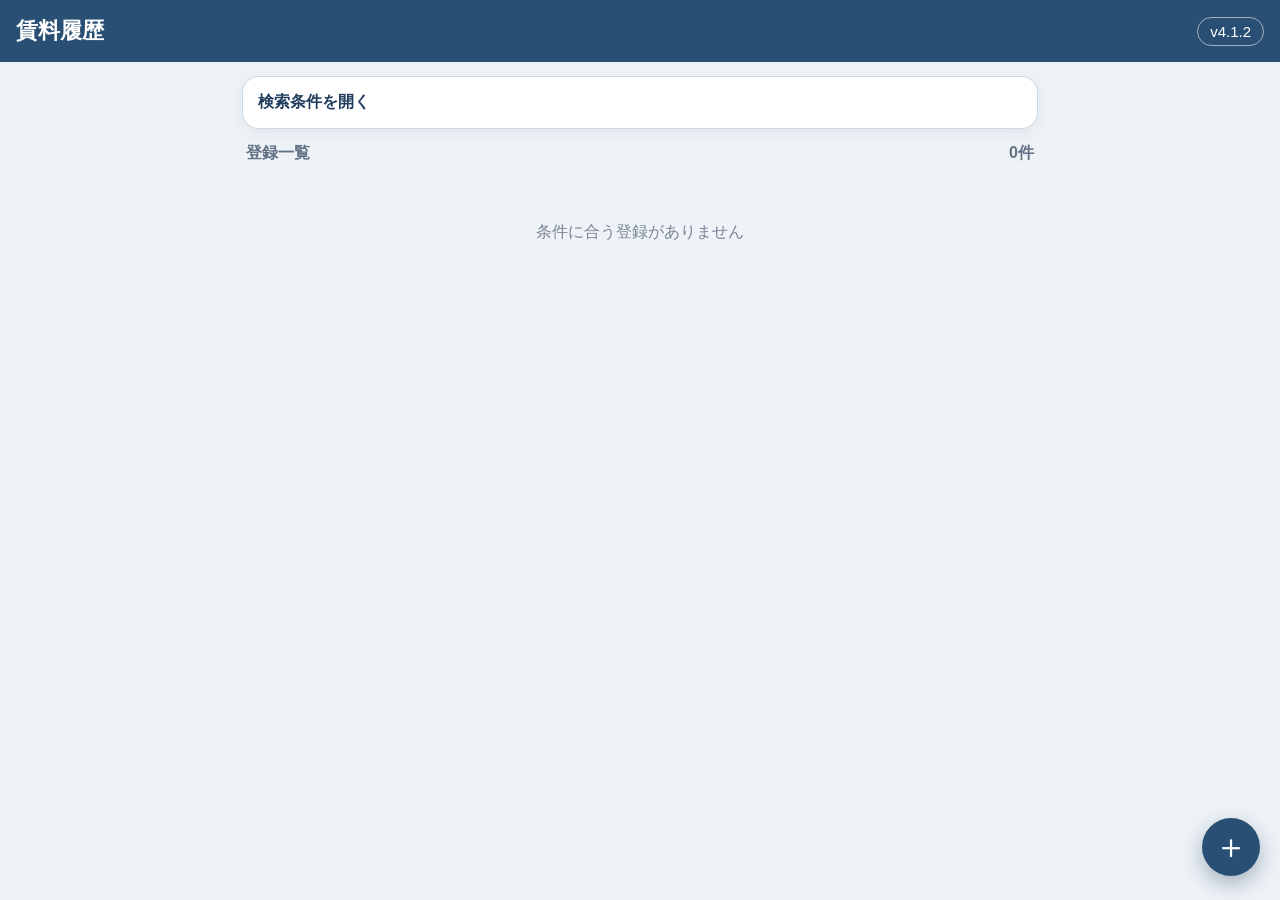
<file: index.html>
<!DOCTYPE html>
<html lang="ja">
<head>
  <meta charset="utf-8">
  <meta name="viewport" content="width=device-width,initial-scale=1,viewport-fit=cover">
  <meta name="theme-color" content="#294f75">
  <link rel="manifest" href="manifest.json">
  <link rel="stylesheet" href="style.css">
  <title>賃料履歴</title>
</head>
<body>
  <header class="topbar">
    <h1>賃料履歴</h1>
    <span class="version" id="version">v4.1.2</span>
  </header>
  <main class="wrap">
    <section class="search-card">
      <button type="button" id="searchToggle" class="search-toggle">検索条件を開く</button>
      <div id="searchPanel" class="search-panel hidden">
        <div class="search-grid">
          <div class="field full"><label for="q">キーワード</label><input id="q" type="search" placeholder="顧問先名・マンション名・駅・メモ"></div>
          <div class="field"><label for="fLine">路線</label><select id="fLine"></select></div>
          <div class="field"><label for="fStation">最寄駅</label><select id="fStation"></select></div>
          <div class="field"><label for="fStructure">構造</label><select id="fStructure"></select></div>
          <div class="field"><label for="fLayout">間取り</label><select id="fLayout"></select></div>
          <div class="field"><label for="fWalkMax">徒歩（分以内）</label><input id="fWalkMax" type="number" min="0" inputmode="numeric"></div>
          <div class="field"><label for="fRentMin">家賃（円以上）</label><input id="fRentMin" type="number" min="0" inputmode="numeric"></div>
          <div class="field"><label for="fRentMax">家賃（円以下）</label><input id="fRentMax" type="number" min="0" inputmode="numeric"></div>
          <div class="field"><label for="sortBy">並び順</label><select id="sortBy"><option value="new">更新が新しい順</option><option value="rentDesc">家賃が高い順</option><option value="rentAsc">家賃が低い順</option><option value="walkAsc">駅徒歩が近い順</option><option value="ownerAsc">顧問先名順</option></select></div>
        </div>
        <button type="button" id="clearFilters" class="btn secondary clear-filter">条件をクリア</button>
      </div>
    </section>
    <div class="list-head"><span>登録一覧</span><span id="count"></span></div>
    <section id="list"></section>
  </main>
  <a aria-label="新規登録" class="fab" href="new.html">＋</a>
  <script src="data.js"></script><script src="storage.js"></script><script src="index.js"></script>
</body>
</html>
</file>
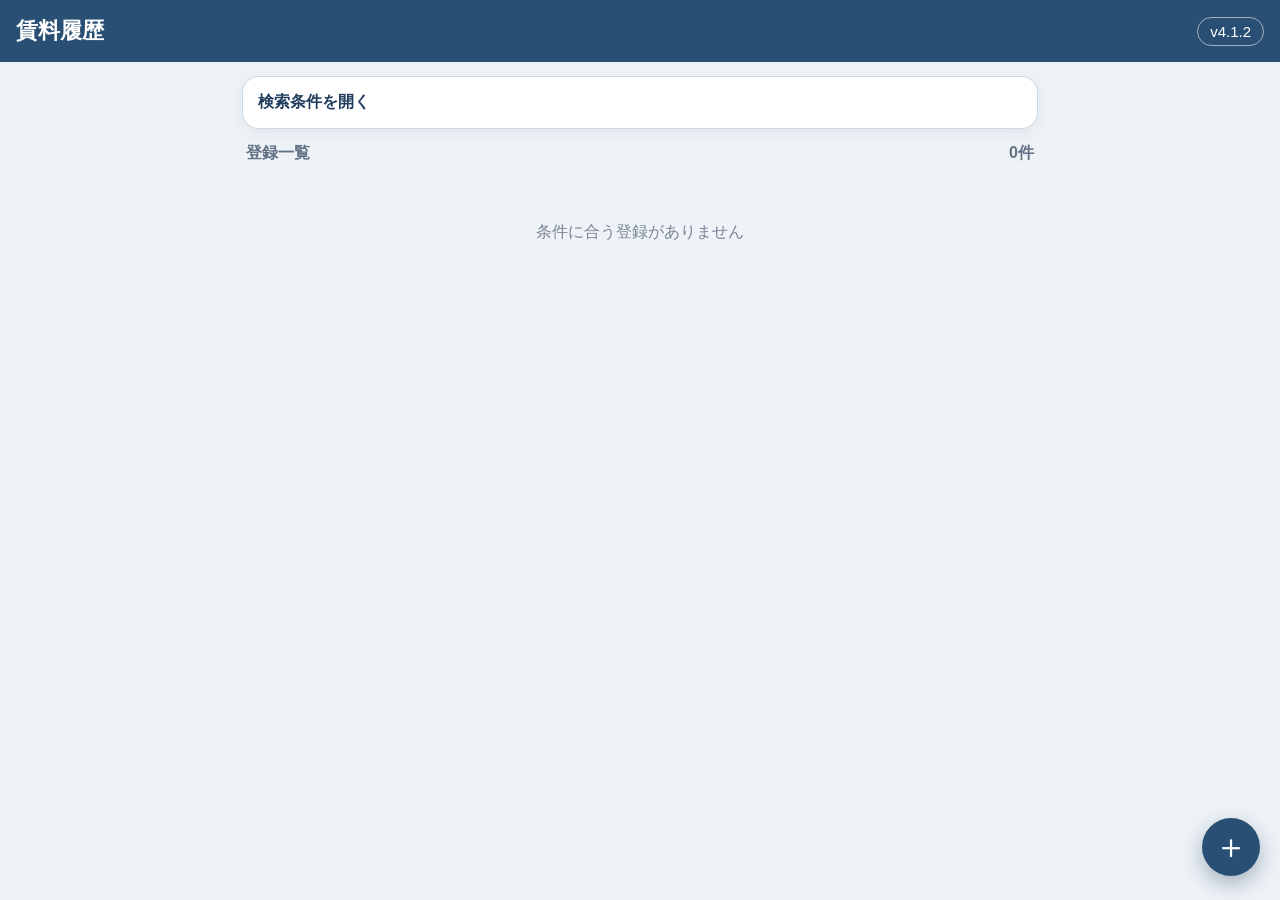
<file: detail.html>
<!DOCTYPE html>
<html lang="ja">
 <head>
  <meta charset="utf-8"/>
  <meta content="width=device-width,initial-scale=1,viewport-fit=cover" name="viewport"/>
  <link href="style.css" rel="stylesheet"/>
  <title>
   詳細
  </title>
 </head>
 <body>
  <header class="topbar">
   <a class="back" href="index.html">
    ‹
   </a>
   <h1 id="title">
    詳細
   </h1>
   <a class="top-action" href="#" id="editLink">
    編集
   </a>
  </header>
  <main class="wrap">
   <section class="detail-card" id="detail">
   </section>
  </main>
  <script src="data.js">
  </script>
  <script src="storage.js">
  </script>
  <script src="detail.js">
  </script>
 </body>
</html>
</file>
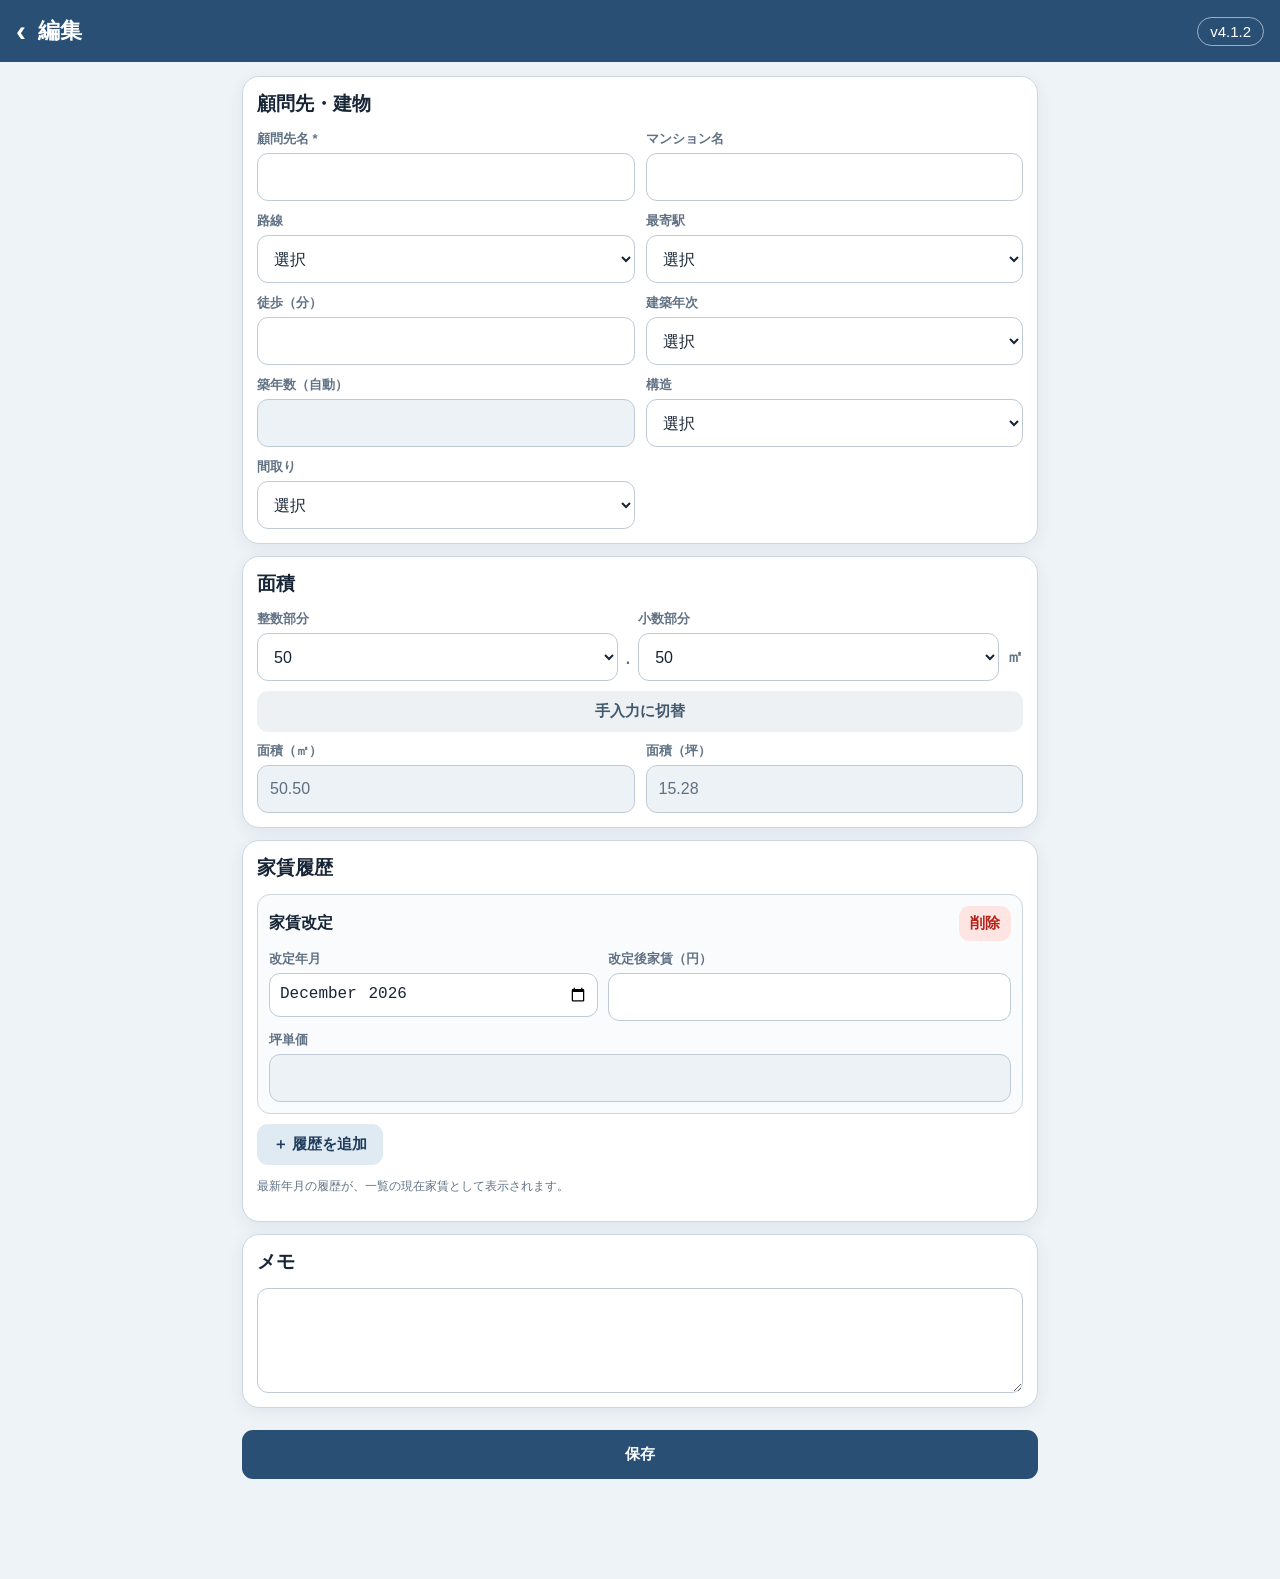
<file: edit.html>
<!DOCTYPE html>
<html lang="ja">
 <head>
  <meta charset="utf-8"/>
  <meta content="width=device-width,initial-scale=1,viewport-fit=cover" name="viewport"/>
  <meta content="#294f75" name="theme-color"/>
  <link href="style.css" rel="stylesheet"/>
  <title>
   編集
  </title>
 </head>
 <body>
  <header class="topbar">
   <a class="back" href="index.html">
    ‹
   </a>
   <h1>
    編集
   </h1>
   <span class="version">
    v4.1.2
   </span>
  </header>
  <main class="wrap">
   <form class="form-card" id="recordForm">
    <input id="recordId" type="hidden"/>
    <section class="section-card">
     <h2>
      顧問先・建物
     </h2>
     <div class="grid">
      <div class="field">
       <label for="owner">
        顧問先名 *
       </label>
       <input autocomplete="off" id="owner" required=""/>
      </div>
      <div class="field">
       <label for="building">
        マンション名
       </label>
       <input autocomplete="off" id="building"/>
      </div>
      <div class="field">
       <label for="lineChoice">
        路線
       </label>
       <select id="lineChoice">
       </select>
      </div>
      <div class="field hidden" id="otherLineWrap">
       <label for="otherLine">
        その他の路線
       </label>
       <input id="otherLine"/>
      </div>
      <div class="field">
       <label for="stationChoice">
        最寄駅
       </label>
       <select id="stationChoice">
       </select>
      </div>
      <div class="field hidden" id="otherStationWrap">
       <label for="otherStation">
        その他の駅
       </label>
       <input id="otherStation"/>
      </div>
      <div class="field">
       <label for="walk">
        徒歩（分）
       </label>
       <input id="walk" inputmode="numeric" min="0" type="number"/>
      </div>
      <div class="field">
       <label for="builtYearValue">
        建築年次
       </label>
       <select id="builtYearValue">
       </select>
      </div>
      <div class="field">
       <label for="age">
        築年数（自動）
       </label>
       <input id="age" readonly=""/>
      </div>
      <div class="field">
       <label for="structure">
        構造
       </label>
       <select id="structure">
       </select>
      </div>
      <div class="field">
       <label for="layoutChoice">
        間取り
       </label>
       <select id="layoutChoice">
       </select>
      </div>
      <div class="field hidden" id="otherLayoutWrap">
       <label for="otherLayout">
        その他の間取り
       </label>
       <input id="otherLayout"/>
      </div>
     </div>
    </section>
    <section class="section-card">
     <h2>
      面積
     </h2>
     <div class="area-grid" id="spinnerArea">
      <div class="field">
       <label for="sqmWhole">
        整数部分
       </label>
       <select id="sqmWhole">
       </select>
      </div>
      <div class="dot">
       .
      </div>
      <div class="field">
       <label for="sqmDecimal">
        小数部分
       </label>
       <select id="sqmDecimal">
       </select>
      </div>
      <div class="unit">
       ㎡
      </div>
     </div>
     <div class="field hidden" id="manualArea">
      <label for="sqmManual">
       面積を直接入力（㎡）
      </label>
      <input id="sqmManual" inputmode="decimal" min="0" step="0.01" type="number"/>
     </div>
     <button class="btn mode-btn" id="toggleAreaModeBtn" type="button">
      手入力に切替
     </button>
     <div class="grid" style="margin-top:10px">
      <div class="field">
       <label for="sqm">
        面積（㎡）
       </label>
       <input id="sqm" readonly=""/>
      </div>
      <div class="field">
       <label for="tsubo">
        面積（坪）
       </label>
       <input id="tsubo" readonly=""/>
      </div>
     </div>
    </section>
    <section class="section-card">
     <h2>
      家賃履歴
     </h2>
     <div id="rentHistoryRows">
     </div>
     <button class="btn secondary" id="addHistoryBtn" type="button">
      ＋ 履歴を追加
     </button>
     <p class="small">
      最新年月の履歴が、一覧の現在家賃として表示されます。
     </p>
    </section>
    <section class="section-card">
     <h2>
      メモ
     </h2>
     <div class="field">
      <textarea id="memo"></textarea>
     </div>
    </section>
    <button class="btn save" type="submit">
     保存
    </button>
   </form>
  </main>
  <script src="data.js">
  </script>
  <script src="storage.js">
  </script>
  <script src="form.js">
  </script>
 </body>
</html>
</file>
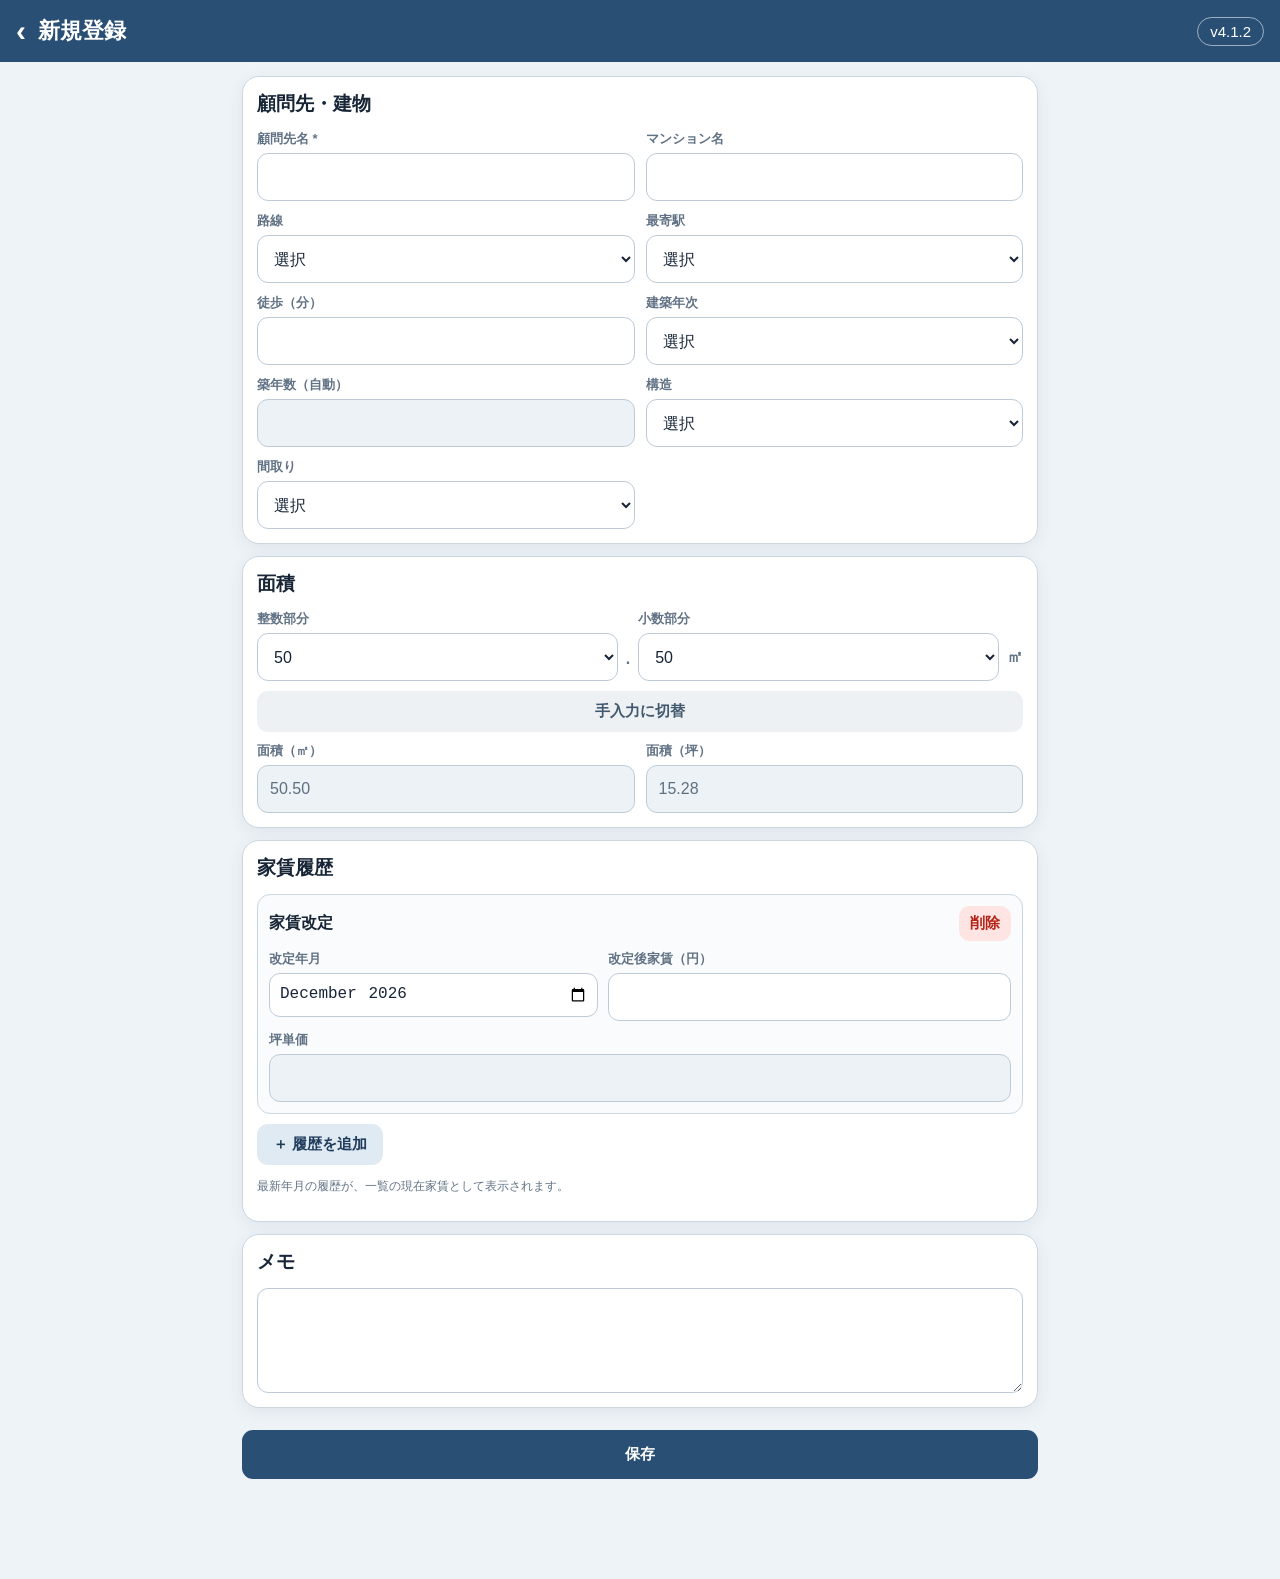
<file: new.html>
<!DOCTYPE html>
<html lang="ja">
 <head>
  <meta charset="utf-8"/>
  <meta content="width=device-width,initial-scale=1,viewport-fit=cover" name="viewport"/>
  <meta content="#294f75" name="theme-color"/>
  <link href="style.css" rel="stylesheet"/>
  <title>
   新規登録
  </title>
 </head>
 <body>
  <header class="topbar">
   <a class="back" href="index.html">
    ‹
   </a>
   <h1>
    新規登録
   </h1>
   <span class="version">
    v4.1.2
   </span>
  </header>
  <main class="wrap">
   <form class="form-card" id="recordForm">
    <input id="recordId" type="hidden"/>
    <section class="section-card">
     <h2>
      顧問先・建物
     </h2>
     <div class="grid">
      <div class="field">
       <label for="owner">
        顧問先名 *
       </label>
       <input autocomplete="off" id="owner" required=""/>
      </div>
      <div class="field">
       <label for="building">
        マンション名
       </label>
       <input autocomplete="off" id="building"/>
      </div>
      <div class="field">
       <label for="lineChoice">
        路線
       </label>
       <select id="lineChoice">
       </select>
      </div>
      <div class="field hidden" id="otherLineWrap">
       <label for="otherLine">
        その他の路線
       </label>
       <input id="otherLine"/>
      </div>
      <div class="field">
       <label for="stationChoice">
        最寄駅
       </label>
       <select id="stationChoice">
       </select>
      </div>
      <div class="field hidden" id="otherStationWrap">
       <label for="otherStation">
        その他の駅
       </label>
       <input id="otherStation"/>
      </div>
      <div class="field">
       <label for="walk">
        徒歩（分）
       </label>
       <input id="walk" inputmode="numeric" min="0" type="number"/>
      </div>
      <div class="field">
       <label for="builtYearValue">
        建築年次
       </label>
       <select id="builtYearValue">
       </select>
      </div>
      <div class="field">
       <label for="age">
        築年数（自動）
       </label>
       <input id="age" readonly=""/>
      </div>
      <div class="field">
       <label for="structure">
        構造
       </label>
       <select id="structure">
       </select>
      </div>
      <div class="field">
       <label for="layoutChoice">
        間取り
       </label>
       <select id="layoutChoice">
       </select>
      </div>
      <div class="field hidden" id="otherLayoutWrap">
       <label for="otherLayout">
        その他の間取り
       </label>
       <input id="otherLayout"/>
      </div>
     </div>
    </section>
    <section class="section-card">
     <h2>
      面積
     </h2>
     <div class="area-grid" id="spinnerArea">
      <div class="field">
       <label for="sqmWhole">
        整数部分
       </label>
       <select id="sqmWhole">
       </select>
      </div>
      <div class="dot">
       .
      </div>
      <div class="field">
       <label for="sqmDecimal">
        小数部分
       </label>
       <select id="sqmDecimal">
       </select>
      </div>
      <div class="unit">
       ㎡
      </div>
     </div>
     <div class="field hidden" id="manualArea">
      <label for="sqmManual">
       面積を直接入力（㎡）
      </label>
      <input id="sqmManual" inputmode="decimal" min="0" step="0.01" type="number"/>
     </div>
     <button class="btn mode-btn" id="toggleAreaModeBtn" type="button">
      手入力に切替
     </button>
     <div class="grid" style="margin-top:10px">
      <div class="field">
       <label for="sqm">
        面積（㎡）
       </label>
       <input id="sqm" readonly=""/>
      </div>
      <div class="field">
       <label for="tsubo">
        面積（坪）
       </label>
       <input id="tsubo" readonly=""/>
      </div>
     </div>
    </section>
    <section class="section-card">
     <h2>
      家賃履歴
     </h2>
     <div id="rentHistoryRows">
     </div>
     <button class="btn secondary" id="addHistoryBtn" type="button">
      ＋ 履歴を追加
     </button>
     <p class="small">
      最新年月の履歴が、一覧の現在家賃として表示されます。
     </p>
    </section>
    <section class="section-card">
     <h2>
      メモ
     </h2>
     <div class="field">
      <textarea id="memo"></textarea>
     </div>
    </section>
    <button class="btn save" type="submit">
     保存
    </button>
   </form>
  </main>
  <script src="data.js">
  </script>
  <script src="storage.js">
  </script>
  <script src="form.js">
  </script>
 </body>
</html>
</file>
<file: style.css>
:root{--navy:#294f75;--navy-dark:#203d5d;--bg:#eef3f7;--card:#fff;--line:#cbd7e1;--text:#172536;--muted:#617285;--soft:#e8f0f6;--danger:#b42318;--shadow:0 4px 16px rgba(32,61,93,.08);font-family:-apple-system,BlinkMacSystemFont,"Helvetica Neue","Noto Sans JP",Arial,sans-serif;color:var(--text);background:var(--bg)}*{box-sizing:border-box}body{margin:0;background:var(--bg)}.topbar{position:sticky;top:0;z-index:10;background:var(--navy);color:#fff;padding:14px 16px;display:flex;align-items:center;gap:12px;min-height:62px}.topbar h1{font-size:22px;margin:0;flex:1}.version{font-size:15px;border:1px solid rgba(255,255,255,.55);border-radius:999px;padding:5px 12px;color:#fff}.back,.top-action{color:#fff;text-decoration:none;font-weight:800}.back{font-size:30px;line-height:1}.top-action{font-size:15px}.wrap{max-width:820px;margin:auto;padding:14px 12px 100px}.search{width:100%;font-size:16px;padding:13px 14px;border:1px solid var(--line);border-radius:12px;background:#fff}.list-head{display:flex;justify-content:space-between;margin:14px 4px 8px;color:var(--muted);font-weight:700}.card,.form-card,.detail-card,.section-card{background:#fff;border:1px solid var(--line);border-radius:17px;box-shadow:var(--shadow)}.card{margin:10px 0;overflow:hidden}.card-main{display:block;padding:15px;text-decoration:none;color:inherit}.owner{font-size:18px;font-weight:900}.card h2{font-size:16px;color:#41566a;margin:3px 0 8px}.meta{font-size:13px;color:#5c6d7d;margin:3px 0;line-height:1.5}.rent{font-size:20px;font-weight:900;color:var(--navy-dark);margin-top:9px}.actions{display:flex;gap:8px;padding:0 14px 14px}.btn{border:0;border-radius:11px;padding:11px 16px;font-size:15px;font-weight:800;text-decoration:none;text-align:center;background:var(--navy);color:#fff}.btn.secondary{background:#dfeaf3;color:var(--navy-dark)}.btn.danger{background:#fee4e2;color:var(--danger)}.save{width:100%;margin-top:10px;padding:15px}.fab{position:fixed;right:20px;bottom:24px;width:58px;height:58px;border-radius:50%;display:grid;place-items:center;background:var(--navy);color:#fff;text-decoration:none;font-size:34px;box-shadow:0 8px 22px rgba(32,61,93,.36)}.empty{padding:50px 15px;text-align:center;color:#7b8495}.form-card{border:0;background:transparent;box-shadow:none;padding:0}.section-card{padding:14px;margin-bottom:12px}.section-card h2{font-size:19px;margin:0 0 13px}.grid{display:grid;grid-template-columns:1fr 1fr;gap:11px}.field{display:flex;flex-direction:column;gap:5px;min-width:0}.field.full{grid-column:1/-1}.field label{font-size:13px;font-weight:800;color:var(--muted)}.field input,.field select,.field textarea{width:100%;height:48px;font-size:16px;padding:10px 12px;border:1px solid #becbd7;border-radius:11px;background:#fff;color:var(--text)}.field input[readonly]{background:#edf2f6;color:#5e6f80}.field textarea{height:auto;min-height:105px;resize:vertical}.hidden{display:none!important}.area-grid{display:grid;grid-template-columns:1fr auto 1fr auto;gap:8px;align-items:end}.dot,.unit{padding-bottom:13px;font-weight:900;color:var(--muted)}.mode-btn{width:100%;margin-top:10px;background:#edf1f4;color:#42586d}.history-row{border:1px solid var(--line);border-radius:13px;padding:11px;background:#f9fbfc;margin-bottom:10px}.history-head{display:flex;align-items:center;justify-content:space-between;margin-bottom:9px;font-weight:900}.history-grid{display:grid;grid-template-columns:1fr 1fr;gap:10px}.history-row .revision-field input[type="month"]{height:44px;font-size:15px;padding:7px 9px}.history-row .delete-history{padding:8px 11px}.small{font-size:12px;color:var(--muted);line-height:1.5}.detail-card{padding:0;overflow:hidden}.detail-grid{display:grid;grid-template-columns:1fr 1fr;gap:1px;background:#dce4eb}.detail-grid>div{background:#fff;padding:14px;display:flex;flex-direction:column;gap:6px}.detail-grid span{font-size:12px;color:#6d7585}.detail-grid strong{font-size:16px}.detail-grid .wide{grid-column:1/-1}@media(max-width:560px){.wrap{padding-left:10px;padding-right:10px}.grid{grid-template-columns:1fr 1fr;gap:10px}.section-card{padding:13px}.history-grid{grid-template-columns:1fr 1fr}.detail-grid{grid-template-columns:1fr}.detail-grid .wide{grid-column:auto}.field.full{grid-column:1/-1}}@media(max-width:380px){.grid,.history-grid{grid-template-columns:1fr}.field.full{grid-column:auto}}

.search-card{background:#fff;border:1px solid var(--line);border-radius:17px;box-shadow:var(--shadow);overflow:hidden;margin-bottom:12px}.search-toggle{width:100%;border:0;background:#fff;color:var(--navy-dark);font-size:16px;font-weight:900;padding:15px;text-align:left}.search-panel{padding:0 14px 14px;border-top:1px solid var(--line)}.search-grid{display:grid;grid-template-columns:1fr 1fr;gap:10px;padding-top:13px}.clear-filter{margin-top:12px;width:100%}
.history-grid{grid-template-columns:minmax(0,.9fr) minmax(0,1.1fr)}.history-grid .field:last-child{grid-column:1/-1}.history-row .revision-field{min-width:0;max-width:100%}.history-row .revision-field input[type="month"]{display:block;width:100%;min-width:0;max-width:100%;height:44px;font-size:16px;padding:7px 9px;line-height:1.2;-webkit-appearance:none;appearance:none}.history-row .field input{min-width:0;max-width:100%}
@media(max-width:560px){.search-grid{grid-template-columns:1fr 1fr}.search-grid .full{grid-column:1/-1}.history-grid{grid-template-columns:minmax(0,.92fr) minmax(0,1.08fr)}}
@media(max-width:380px){.search-grid{grid-template-columns:1fr}.search-grid .full{grid-column:auto}.history-grid{grid-template-columns:1fr}.history-grid .field:last-child{grid-column:auto}}
</file>
